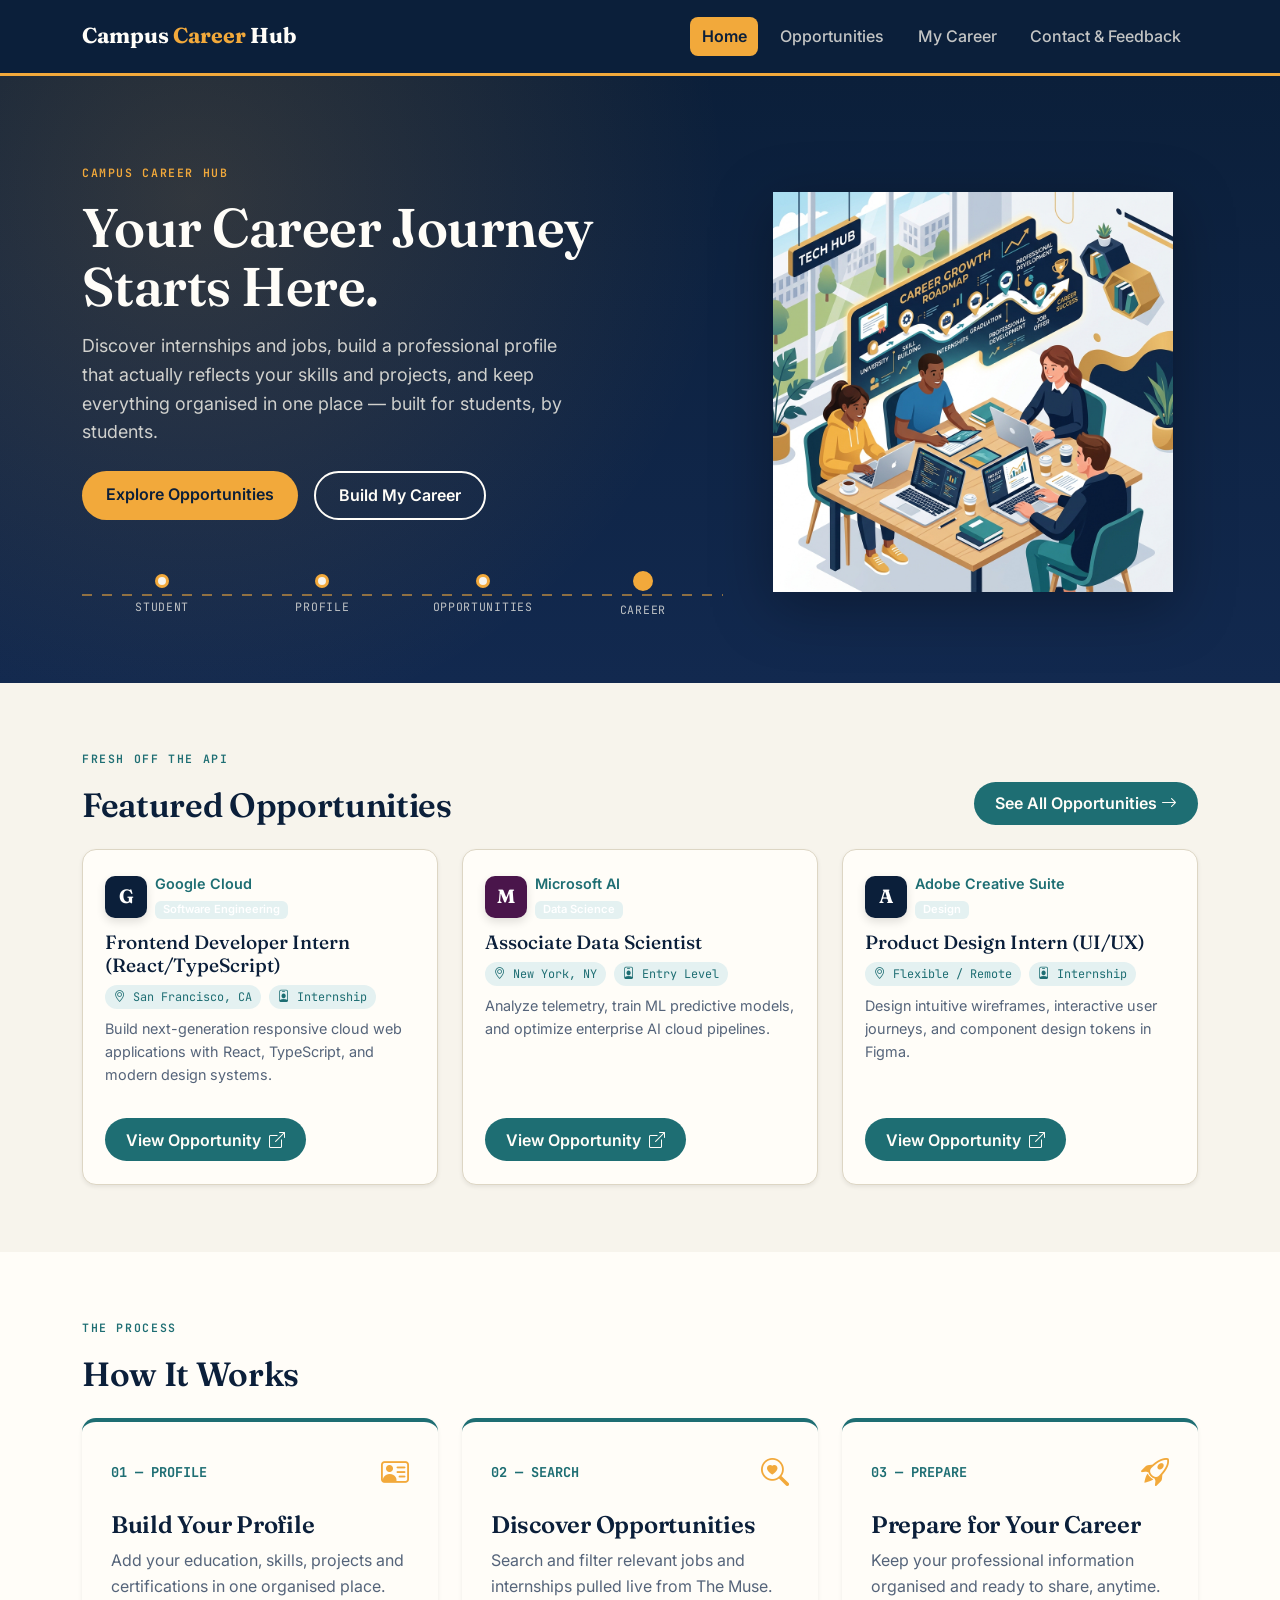
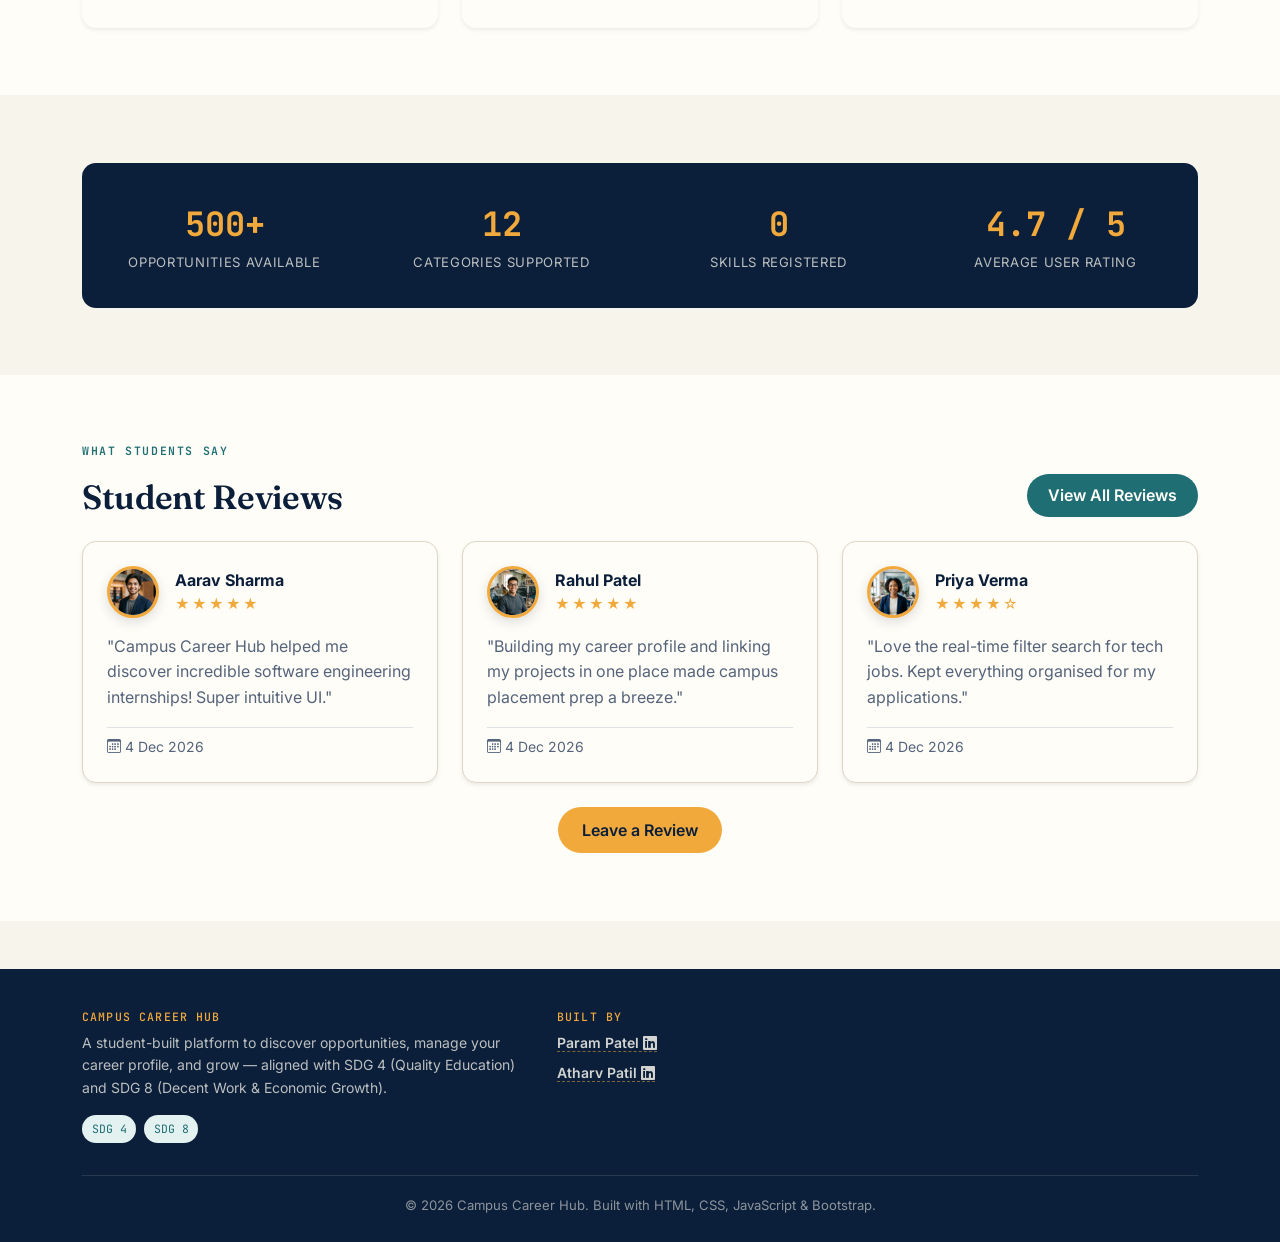
<file: campus-career-hub/index.html>
<!DOCTYPE html>
<html lang="en">

<head>
  <meta charset="UTF-8">
  <meta name="viewport" content="width=device-width, initial-scale=1.0">
  <title>Campus Career Hub — Build Your Skills. Discover Opportunities.</title>

  <!-- Bootstrap 5 -->
  <link href="https://cdn.jsdelivr.net/npm/bootstrap@5.3.3/dist/css/bootstrap.min.css" rel="stylesheet">
  <!-- Fonts -->
  <link rel="preconnect" href="https://fonts.googleapis.com">
  <link
    href="https://fonts.googleapis.com/css2?family=Fraunces:wght@500;600;700&family=Inter:wght@400;500;600;700&family=JetBrains+Mono:wght@500;700&display=swap"
    rel="stylesheet">
  <!-- Bootstrap Icons -->
  <link rel="stylesheet" href="https://cdn.jsdelivr.net/npm/bootstrap-icons@1.11.3/font/bootstrap-icons.css">
  <!-- Custom -->
  <link rel="stylesheet" href="css/style.css">
</head>

<body>

  <!-- ===================== NAVBAR ===================== -->
  <nav class="navbar navbar-expand-lg navbar-ccb sticky-top">
    <div class="container">
      <a class="navbar-brand" href="index.html">Campus <span>Career</span> Hub</a>
      <button class="navbar-toggler" type="button" data-bs-toggle="collapse" data-bs-target="#ccbNav">
        <span class="navbar-toggler-icon"></span>
      </button>
      <div class="collapse navbar-collapse" id="ccbNav">
        <ul class="navbar-nav ms-auto">
          <li class="nav-item"><a class="nav-link active" href="index.html">Home</a></li>
          <li class="nav-item"><a class="nav-link" href="opportunities.html">Opportunities</a></li>
          <li class="nav-item"><a class="nav-link" href="my-career.html">My Career</a></li>
          <li class="nav-item"><a class="nav-link" href="contact.html">Contact &amp; Feedback</a></li>
        </ul>
      </div>
    </div>
  </nav>

  <!-- ===================== HERO ===================== -->
  <header class="hero">
    <div class="container">
      <div class="row align-items-center">
        <div class="col-lg-7">
          <p class="eyebrow mb-3" style="color:#F2A93B;">Campus Career Hub</p>
          <h1 class="mb-3">Your Career Journey<br>Starts Here.</h1>
          <p class="lead-text mb-4">
            Discover internships and jobs, build a professional profile that actually reflects your
            skills and projects, and keep everything organised in one place — built for students, by students.
          </p>
          <div class="d-flex flex-wrap gap-3">
            <a href="opportunities.html" class="btn btn-ccb-primary">Explore Opportunities</a>
            <a href="my-career.html" class="btn btn-ccb-outline">Build My Career</a>
          </div>

          <!-- Signature element: literal career pathway -->
          <div class="pathway">
            <div class="pathway-stop">
              <div class="pathway-dot"></div>
              <div class="pathway-label">Student</div>
            </div>
            <div class="pathway-stop">
              <div class="pathway-dot"></div>
              <div class="pathway-label">Profile</div>
            </div>
            <div class="pathway-stop">
              <div class="pathway-dot"></div>
              <div class="pathway-label">Opportunities</div>
            </div>
            <div class="pathway-stop is-end">
              <div class="pathway-dot"></div>
              <div class="pathway-label">Career</div>
            </div>
          </div>
        </div>
        <div class="col-lg-5 d-none d-lg-block text-center">
          <img src="images/hero-illustration.png" alt="Campus Career Hub illustration"
            class="img-fluid hero-illustration-img">
        </div>
      </div>
    </div>
  </header>

  <!-- ===================== FEATURED OPPORTUNITIES ===================== -->
  <section class="section bg-cream">
    <div class="container">
      <div class="d-flex justify-content-between align-items-end mb-4 flex-wrap gap-2">
        <div>
          <p class="eyebrow">Fresh off the API</p>
          <h2 class="section-title mb-0">Featured Opportunities</h2>
        </div>
        <a href="opportunities.html" class="btn btn-teal">See All Opportunities <i class="bi bi-arrow-right"></i></a>
      </div>

      <div id="featuredOppLoading" class="spinner-ccb"></div>
      <div id="featuredOppError" class="alert alert-warning d-none" role="alert"></div>
      <div id="featuredOppGrid" class="row g-4"></div>
    </div>
  </section>

  <!-- ===================== HOW IT WORKS ===================== -->
  <section class="section bg-paper">
    <div class="container">
      <p class="eyebrow">The Process</p>
      <h2 class="section-title mb-4">How It Works</h2>
      <div class="row g-4">
        <div class="col-md-4">
          <div class="step-card shadow-sm h-100">
            <div class="d-flex align-items-center justify-content-between mb-3">
              <div class="step-number">01 — PROFILE</div>
              <i class="bi bi-person-vcard text-amber fs-3"></i>
            </div>
            <h4 class="mb-2">Build Your Profile</h4>
            <p class="text-slate mb-0">Add your education, skills, projects and certifications in one organised place.
            </p>
          </div>
        </div>
        <div class="col-md-4">
          <div class="step-card shadow-sm h-100">
            <div class="d-flex align-items-center justify-content-between mb-3">
              <div class="step-number">02 — SEARCH</div>
              <i class="bi bi-search-heart text-amber fs-3"></i>
            </div>
            <h4 class="mb-2">Discover Opportunities</h4>
            <p class="text-slate mb-0">Search and filter relevant jobs and internships pulled live from The Muse.</p>
          </div>
        </div>
        <div class="col-md-4">
          <div class="step-card shadow-sm h-100">
            <div class="d-flex align-items-center justify-content-between mb-3">
              <div class="step-number">03 — PREPARE</div>
              <i class="bi bi-rocket-takeoff text-amber fs-3"></i>
            </div>
            <h4 class="mb-2">Prepare for Your Career</h4>
            <p class="text-slate mb-0">Keep your professional information organised and ready to share, anytime.</p>
          </div>
        </div>
      </div>
    </div>
  </section>

  <!-- ===================== QUICK STATISTICS ===================== -->
  <section class="section bg-cream">
    <div class="container">
      <div class="stats-strip">
        <div class="row text-center g-4">
          <div class="col-6 col-md-3">
            <div class="stat-number" id="statOpportunities">—</div>
            <div class="stat-label">Opportunities available</div>
          </div>
          <div class="col-6 col-md-3">
            <div class="stat-number" id="statCategories">—</div>
            <div class="stat-label">Categories supported</div>
          </div>
          <div class="col-6 col-md-3">
            <div class="stat-number" id="statSkills">—</div>
            <div class="stat-label">Skills registered</div>
          </div>
          <div class="col-6 col-md-3">
            <div class="stat-number" id="statRating">—</div>
            <div class="stat-label">Average user rating</div>
          </div>
        </div>
      </div>
    </div>
  </section>

  <!-- ===================== REVIEWS ===================== -->
  <section class="section bg-paper">
    <div class="container">
      <div class="d-flex justify-content-between align-items-end mb-4 flex-wrap gap-2">
        <div>
          <p class="eyebrow">What Students Say</p>
          <h2 class="section-title mb-0">Student Reviews</h2>
        </div>
        <button class="btn btn-teal" data-bs-toggle="modal" data-bs-target="#allReviewsModal">
          View All Reviews
        </button>
      </div>
      <div id="latestReviewsGrid" class="row g-4"></div>
      <div class="text-center mt-4">
        <a href="contact.html#review" class="btn btn-ccb-primary">Leave a Review</a>
      </div>
    </div>
  </section>

  <!-- All reviews modal -->
  <div class="modal fade" id="allReviewsModal" tabindex="-1" aria-hidden="true">
    <div class="modal-dialog modal-lg modal-dialog-scrollable">
      <div class="modal-content">
        <div class="modal-header">
          <h5 class="modal-title display-font">All Student Reviews</h5>
          <button type="button" class="btn-close" data-bs-dismiss="modal" aria-label="Close"></button>
        </div>
        <div class="modal-body">
          <div id="allReviewsList" class="row g-3"></div>
        </div>
      </div>
    </div>
  </div>

  <!-- ===================== FOOTER ===================== -->
  <footer class="footer-ccb">
    <div class="container">
      <div class="row g-4">
        <div class="col-md-5">
          <h6 class="mb-2">Campus Career Hub</h6>
          <p class="mb-0 small">A student-built platform to discover opportunities, manage your career profile, and grow
            — aligned with SDG 4 (Quality Education) and SDG 8 (Decent Work &amp; Economic Growth).</p>
          <div class="d-flex gap-2 mt-3">
            <span class="badge-sdg">SDG 4</span>
            <span class="badge-sdg">SDG 8</span>
          </div>
        </div>

        <div class="col-md-4">
          <h6 class="mb-2">Built By</h6>
          <ul class="list-unstyled small mb-0">
            <li class="mb-2">
              <a class="credit-name" href="https://www.linkedin.com/in/param-patel-6a5568392/" target="_blank"
                rel="noopener noreferrer">
                Param Patel <i class="bi bi-linkedin"></i>
              </a>
            </li>
            <li class="mb-2">
              <a class="credit-name" href="https://www.linkedin.com/in/atharv-patil-276253386/" target="_blank"
                rel="noopener noreferrer">
                Atharv Patil <i class="bi bi-linkedin"></i>
              </a>
            </li>
          </ul>
        </div>
      </div>
      <div class="footer-bottom text-center">
        &copy; <span id="footerYear"></span> Campus Career Hub. Built with HTML, CSS, JavaScript &amp; Bootstrap.
      </div>
    </div>
  </footer>

  <script src="https://cdn.jsdelivr.net/npm/bootstrap@5.3.3/dist/js/bootstrap.bundle.min.js"></script>
  <script src="js/storage.js"></script>
  <script src="js/main.js"></script>
</body>

</html>
</file>
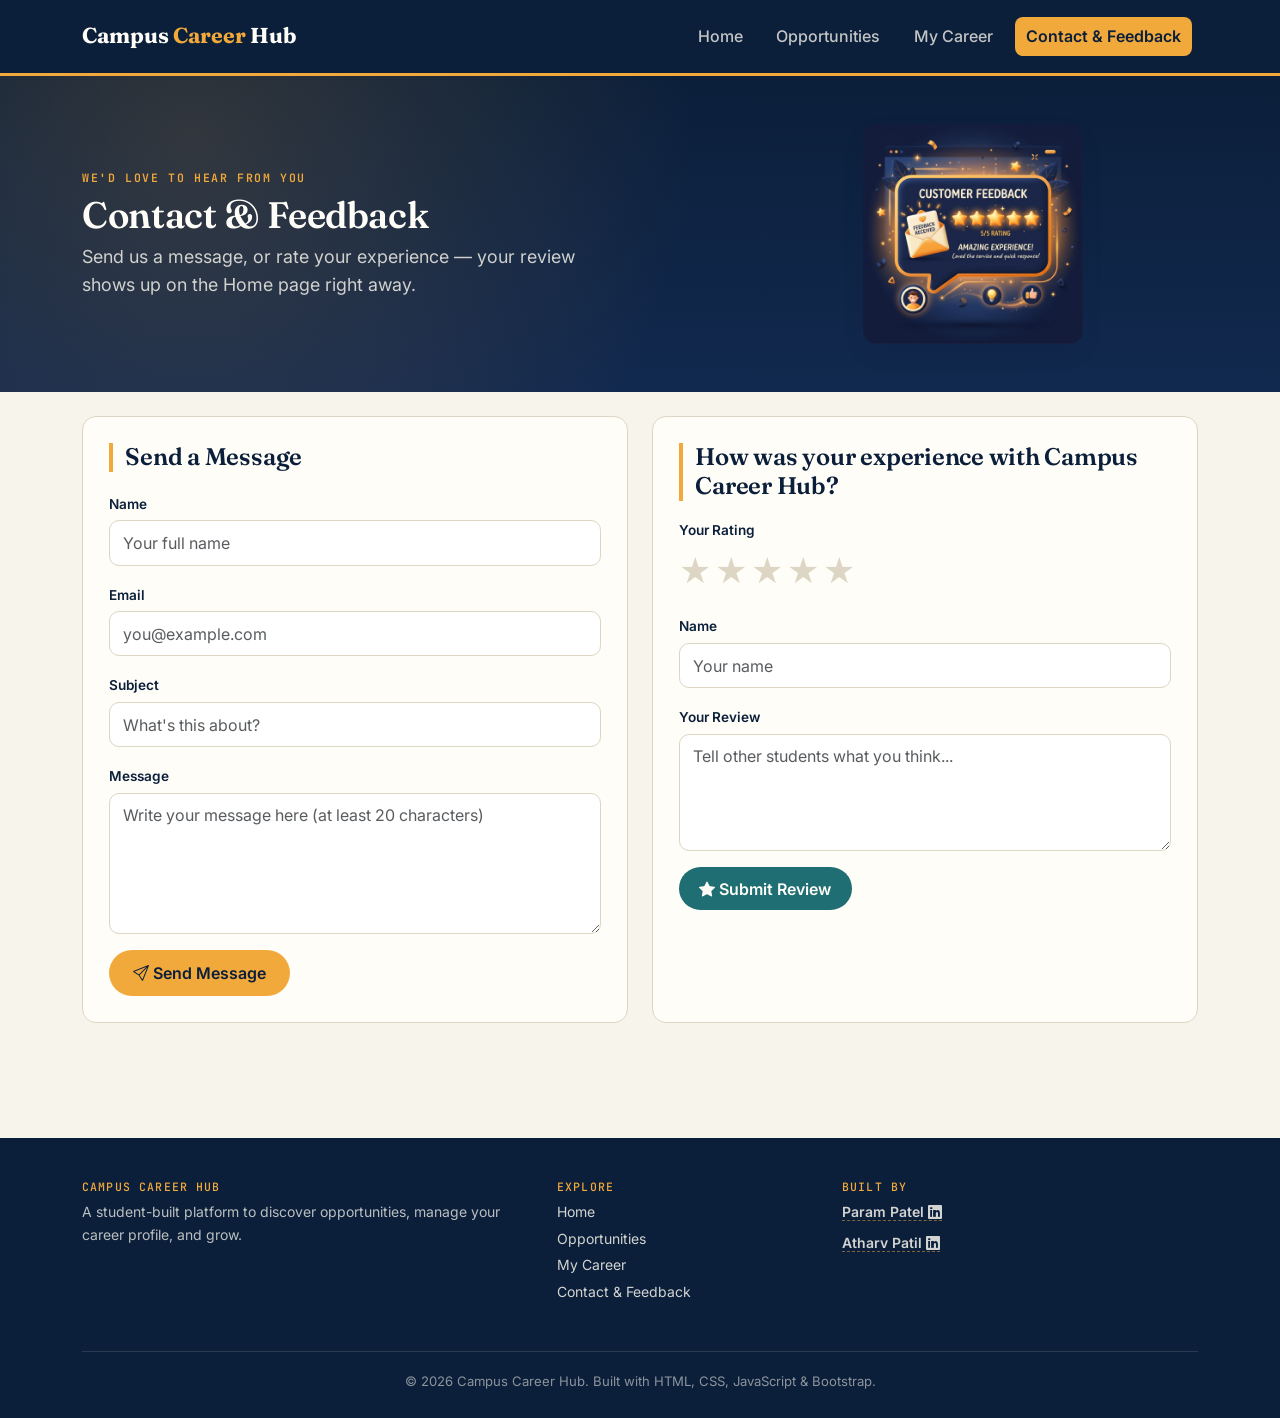
<file: campus-career-hub/contact.html>
<!DOCTYPE html>
<html lang="en">
<head>
<meta charset="UTF-8">
<meta name="viewport" content="width=device-width, initial-scale=1.0">
<title>Contact &amp; Feedback — Campus Career Hub</title>

<link href="https://cdn.jsdelivr.net/npm/bootstrap@5.3.3/dist/css/bootstrap.min.css" rel="stylesheet">
<link rel="preconnect" href="https://fonts.googleapis.com">
<link href="https://fonts.googleapis.com/css2?family=Fraunces:wght@500;600;700&family=Inter:wght@400;500;600;700&family=JetBrains+Mono:wght@500;700&display=swap" rel="stylesheet">
<link rel="stylesheet" href="https://cdn.jsdelivr.net/npm/bootstrap-icons@1.11.3/font/bootstrap-icons.css">
<link rel="stylesheet" href="css/style.css">
</head>
<body>

<!-- ===================== NAVBAR ===================== -->
<nav class="navbar navbar-expand-lg navbar-ccb sticky-top">
  <div class="container">
    <a class="navbar-brand" href="index.html">Campus <span>Career</span> Hub</a>
    <button class="navbar-toggler" type="button" data-bs-toggle="collapse" data-bs-target="#ccbNav">
      <span class="navbar-toggler-icon"></span>
    </button>
    <div class="collapse navbar-collapse" id="ccbNav">
      <ul class="navbar-nav ms-auto">
        <li class="nav-item"><a class="nav-link" href="index.html">Home</a></li>
        <li class="nav-item"><a class="nav-link" href="opportunities.html">Opportunities</a></li>
        <li class="nav-item"><a class="nav-link" href="my-career.html">My Career</a></li>
        <li class="nav-item"><a class="nav-link active" href="contact.html">Contact &amp; Feedback</a></li>
      </ul>
    </div>
  </div>
</nav>

<!-- ===================== PAGE HEADER ===================== -->
<header class="hero py-5">
  <div class="container">
    <div class="row align-items-center">
      <div class="col-lg-7">
        <p class="eyebrow mb-2" style="color:#F2A93B;">We'd Love To Hear From You</p>
        <h1 class="mb-2" style="font-size:2.3rem;">Contact &amp; Feedback</h1>
        <p class="lead-text mb-0">Send us a message, or rate your experience — your review shows up on the Home page right away.</p>
      </div>
      <div class="col-lg-5 d-none d-lg-block text-center">
        <img src="images/contact-hero.png" alt="Contact & Feedback illustration" class="img-fluid hero-banner-img">
      </div>
    </div>
  </div>
</header>

<section class="section bg-cream pt-4">
  <div class="container">
    <div class="row g-4">

      <!-- ===================== CONTACT FORM ===================== -->
      <div class="col-lg-6">
        <div class="card-ccb form-ccb h-100">
          <h4 class="form-section-title">Send a Message</h4>
          <form id="contactForm" novalidate>
            <div class="mb-3">
              <label for="cName">Name</label>
              <input type="text" class="form-control" id="cName" placeholder="Your full name">
              <div class="invalid-feedback">Please enter your name.</div>
            </div>
            <div class="mb-3">
              <label for="cEmail">Email</label>
              <input type="email" class="form-control" id="cEmail" placeholder="you@example.com">
              <div class="invalid-feedback">Please enter a valid email address.</div>
            </div>
            <div class="mb-3">
              <label for="cSubject">Subject</label>
              <input type="text" class="form-control" id="cSubject" placeholder="What's this about?">
              <div class="invalid-feedback">Please enter a subject.</div>
            </div>
            <div class="mb-3">
              <label for="cMessage">Message</label>
              <textarea class="form-control" id="cMessage" rows="5" placeholder="Write your message here (at least 20 characters)"></textarea>
              <div class="invalid-feedback">Message must be at least 20 characters long.</div>
            </div>
            <button type="submit" class="btn btn-ccb-primary">
              <i class="bi bi-send"></i> Send Message
            </button>
            <div id="contactSuccess" class="alert alert-success mt-3 d-none">
              <i class="bi bi-check-circle-fill"></i> Thanks! Your message has been sent.
            </div>
          </form>
        </div>
      </div>

      <!-- ===================== RATING & REVIEW ===================== -->
      <div class="col-lg-6" id="review">
        <div class="card-ccb form-ccb h-100">
          <h4 class="form-section-title">How was your experience with Campus Career Hub?</h4>
          <form id="reviewForm" novalidate>
            <div class="mb-3">
              <label class="d-block">Your Rating</label>
              <div class="star-rating" id="starRating" role="radiogroup" aria-label="Star rating">
                <span class="star" data-value="1" role="radio" aria-checked="false" tabindex="0">&#9733;</span>
                <span class="star" data-value="2" role="radio" aria-checked="false" tabindex="0">&#9733;</span>
                <span class="star" data-value="3" role="radio" aria-checked="false" tabindex="0">&#9733;</span>
                <span class="star" data-value="4" role="radio" aria-checked="false" tabindex="0">&#9733;</span>
                <span class="star" data-value="5" role="radio" aria-checked="false" tabindex="0">&#9733;</span>
              </div>
              <input type="hidden" id="ratingValue" value="0">
              <div class="invalid-feedback" id="ratingFeedback">Please select a star rating.</div>
            </div>
            <div class="mb-3">
              <label for="rName">Name</label>
              <input type="text" class="form-control" id="rName" placeholder="Your name">
              <div class="invalid-feedback">Please enter your name.</div>
            </div>
            <div class="mb-3">
              <label for="rText">Your Review</label>
              <textarea class="form-control" id="rText" rows="4" placeholder="Tell other students what you think..."></textarea>
              <div class="invalid-feedback">Please write a short review (at least 10 characters).</div>
            </div>
            <button type="submit" class="btn btn-teal">
              <i class="bi bi-star-fill"></i> Submit Review
            </button>
            <div id="reviewSuccess" class="alert alert-success mt-3 d-none">
              <i class="bi bi-check-circle-fill"></i> Thanks for the review! It now appears on the Home page.
            </div>
          </form>
        </div>
      </div>

    </div>
  </div>
</section>

<!-- ===================== FOOTER ===================== -->
<footer class="footer-ccb">
  <div class="container">
    <div class="row g-4">
      <div class="col-md-5">
        <h6 class="mb-2">Campus Career Hub</h6>
        <p class="mb-0 small">A student-built platform to discover opportunities, manage your career profile, and grow.</p>
      </div>
      <div class="col-md-3">
        <h6 class="mb-2">Explore</h6>
        <ul class="list-unstyled small">
          <li class="mb-1"><a href="index.html">Home</a></li>
          <li class="mb-1"><a href="opportunities.html">Opportunities</a></li>
          <li class="mb-1"><a href="my-career.html">My Career</a></li>
          <li class="mb-1"><a href="contact.html">Contact &amp; Feedback</a></li>
        </ul>
      </div>
      <div class="col-md-4">
        <h6 class="mb-2">Built By</h6>
        <ul class="list-unstyled small mb-0">
          <li class="mb-2">
            <a class="credit-name" href="https://www.linkedin.com/in/param-patel-6a5568392/" target="_blank" rel="noopener noreferrer">
              Param Patel <i class="bi bi-linkedin"></i>
            </a>
          </li>
          <li class="mb-2">
            <a class="credit-name" href="https://www.linkedin.com/in/atharv-patil-276253386/" target="_blank" rel="noopener noreferrer">
              Atharv Patil <i class="bi bi-linkedin"></i>
            </a>
          </li>
        </ul>
      </div>
    </div>
    <div class="footer-bottom text-center">
      &copy; <span id="footerYear"></span> Campus Career Hub. Built with HTML, CSS, JavaScript &amp; Bootstrap.
    </div>
  </div>
</footer>

<script src="https://cdn.jsdelivr.net/npm/bootstrap@5.3.3/dist/js/bootstrap.bundle.min.js"></script>
<script src="js/storage.js"></script>
<script src="js/contact.js"></script>
</body>
</html>
</file>
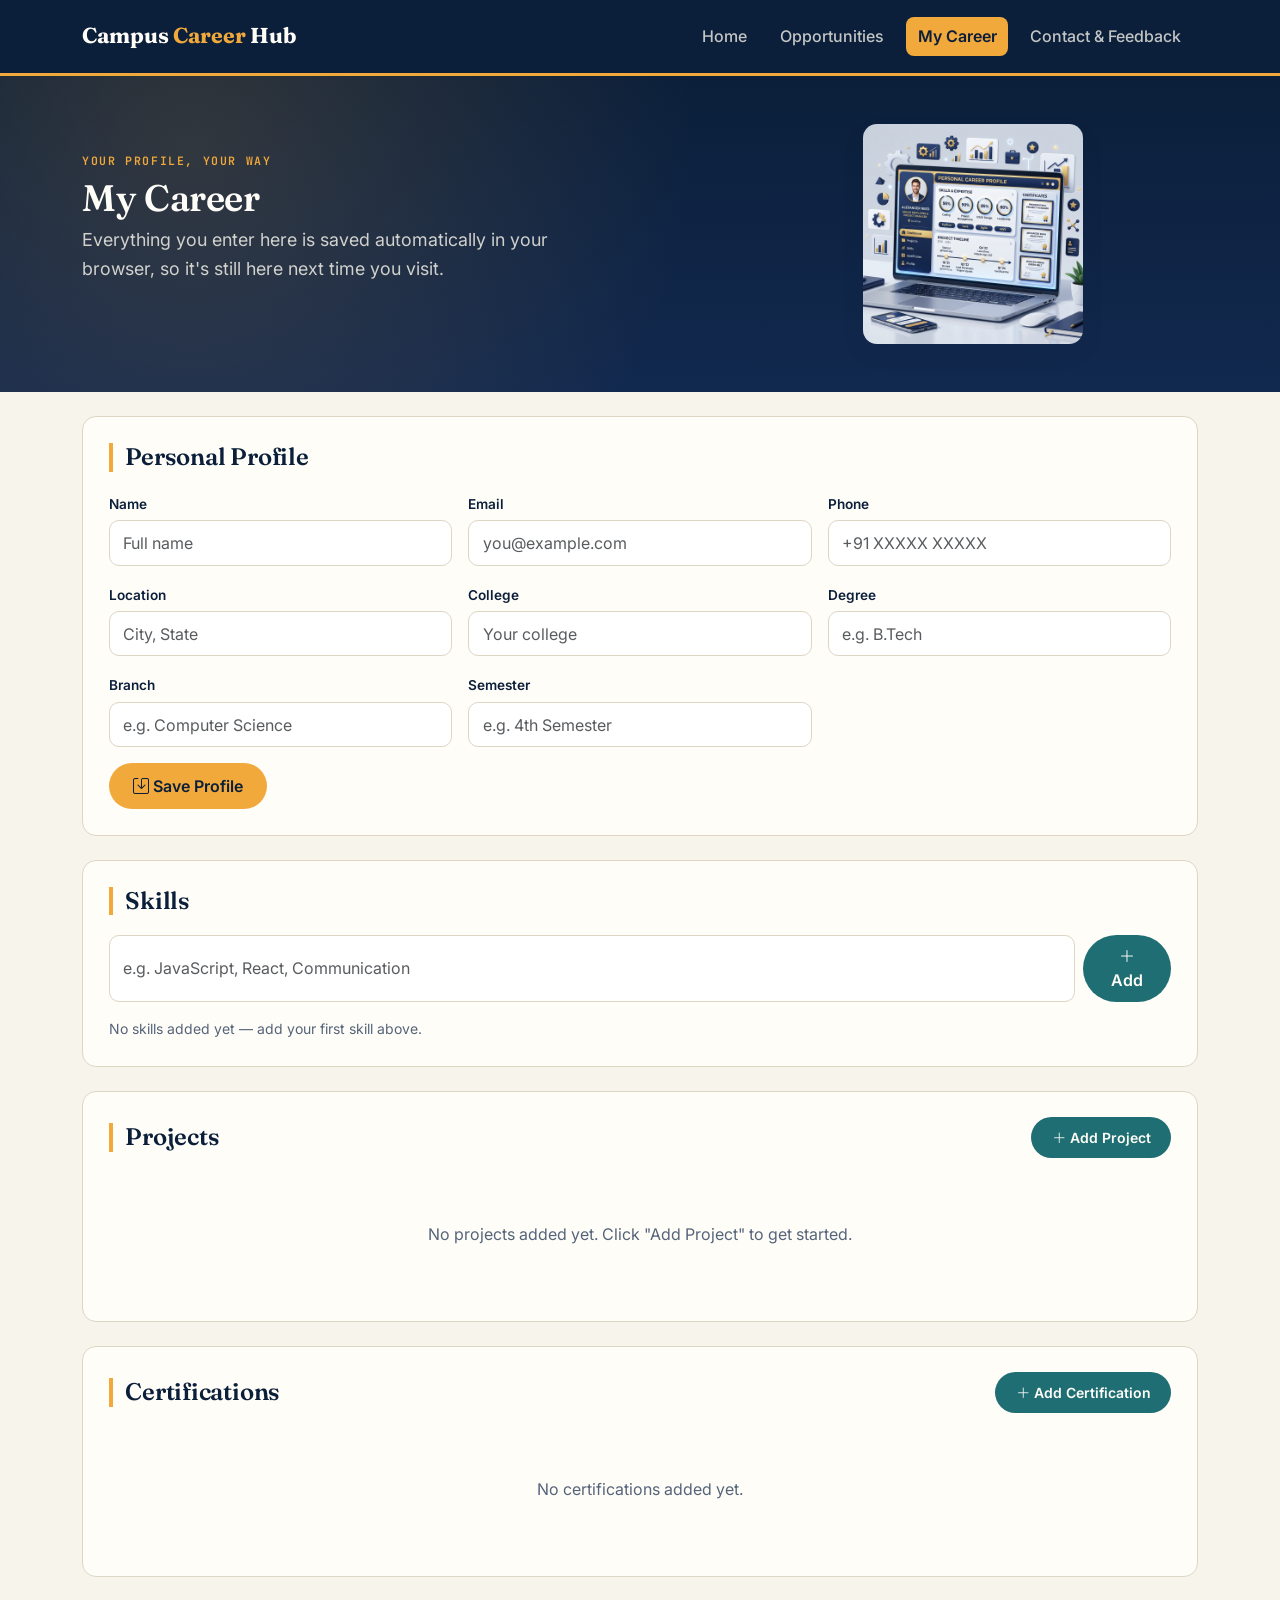
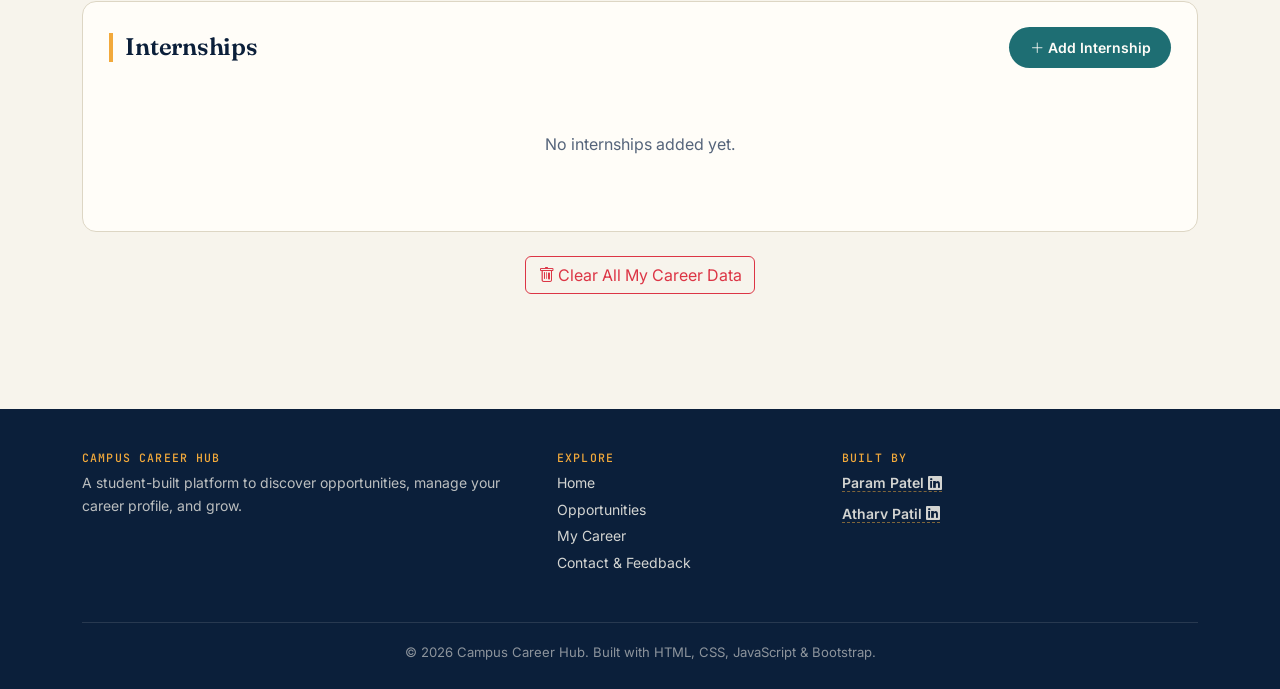
<file: campus-career-hub/my-career.html>
<!DOCTYPE html>
<html lang="en">
<head>
<meta charset="UTF-8">
<meta name="viewport" content="width=device-width, initial-scale=1.0">
<title>My Career — Campus Career Hub</title>

<link href="https://cdn.jsdelivr.net/npm/bootstrap@5.3.3/dist/css/bootstrap.min.css" rel="stylesheet">
<link rel="preconnect" href="https://fonts.googleapis.com">
<link href="https://fonts.googleapis.com/css2?family=Fraunces:wght@500;600;700&family=Inter:wght@400;500;600;700&family=JetBrains+Mono:wght@500;700&display=swap" rel="stylesheet">
<link rel="stylesheet" href="https://cdn.jsdelivr.net/npm/bootstrap-icons@1.11.3/font/bootstrap-icons.css">
<link rel="stylesheet" href="css/style.css">
</head>
<body>

<!-- ===================== NAVBAR ===================== -->
<nav class="navbar navbar-expand-lg navbar-ccb sticky-top">
  <div class="container">
    <a class="navbar-brand" href="index.html">Campus <span>Career</span> Hub</a>
    <button class="navbar-toggler" type="button" data-bs-toggle="collapse" data-bs-target="#ccbNav">
      <span class="navbar-toggler-icon"></span>
    </button>
    <div class="collapse navbar-collapse" id="ccbNav">
      <ul class="navbar-nav ms-auto">
        <li class="nav-item"><a class="nav-link" href="index.html">Home</a></li>
        <li class="nav-item"><a class="nav-link" href="opportunities.html">Opportunities</a></li>
        <li class="nav-item"><a class="nav-link active" href="my-career.html">My Career</a></li>
        <li class="nav-item"><a class="nav-link" href="contact.html">Contact &amp; Feedback</a></li>
      </ul>
    </div>
  </div>
</nav>

<!-- ===================== PAGE HEADER ===================== -->
<header class="hero py-5">
  <div class="container">
    <div class="row align-items-center">
      <div class="col-lg-7">
        <p class="eyebrow mb-2" style="color:#F2A93B;">Your Profile, Your Way</p>
        <h1 class="mb-2" style="font-size:2.3rem;">My Career</h1>
        <p class="lead-text mb-2">Everything you enter here is saved automatically in your browser, so it's still here next time you visit.</p>
        <span class="save-pill" id="savePill"><i class="bi bi-check-circle-fill"></i> Saved</span>
      </div>
      <div class="col-lg-5 d-none d-lg-block text-center">
        <img src="images/my-career-hero.png" alt="My Career illustration" class="img-fluid hero-banner-img">
      </div>
    </div>
  </div>
</header>

<section class="section bg-cream pt-4">
  <div class="container">
    <div class="row g-4">

      <!-- ===================== PERSONAL PROFILE ===================== -->
      <div class="col-12">
        <div class="card-ccb form-ccb">
          <h4 class="form-section-title">Personal Profile</h4>
          <form id="profileForm">
            <div class="row g-3">
              <div class="col-md-4">
                <label for="pName">Name</label>
                <input type="text" class="form-control" id="pName" placeholder="Full name">
              </div>
              <div class="col-md-4">
                <label for="pEmail">Email</label>
                <input type="email" class="form-control" id="pEmail" placeholder="you@example.com">
              </div>
              <div class="col-md-4">
                <label for="pPhone">Phone</label>
                <input type="tel" class="form-control" id="pPhone" placeholder="+91 XXXXX XXXXX">
              </div>
              <div class="col-md-4">
                <label for="pLocation">Location</label>
                <input type="text" class="form-control" id="pLocation" placeholder="City, State">
              </div>
              <div class="col-md-4">
                <label for="pCollege">College</label>
                <input type="text" class="form-control" id="pCollege" placeholder="Your college">
              </div>
              <div class="col-md-4">
                <label for="pDegree">Degree</label>
                <input type="text" class="form-control" id="pDegree" placeholder="e.g. B.Tech">
              </div>
              <div class="col-md-4">
                <label for="pBranch">Branch</label>
                <input type="text" class="form-control" id="pBranch" placeholder="e.g. Computer Science">
              </div>
              <div class="col-md-4">
                <label for="pSemester">Semester</label>
                <input type="text" class="form-control" id="pSemester" placeholder="e.g. 4th Semester">
              </div>
            </div>
            <button type="submit" class="btn btn-ccb-primary mt-3">
              <i class="bi bi-save"></i> Save Profile
            </button>
          </form>
        </div>
      </div>

      <!-- ===================== SKILLS ===================== -->
      <div class="col-12">
        <div class="card-ccb form-ccb">
          <h4 class="form-section-title">Skills</h4>
          <form id="skillForm" class="d-flex gap-2 mb-3">
            <input type="text" class="form-control" id="skillInput" placeholder="e.g. JavaScript, React, Communication">
            <button type="submit" class="btn btn-teal"><i class="bi bi-plus-lg"></i> Add</button>
          </form>
          <div id="skillsList" class="d-flex flex-wrap gap-2"></div>
        </div>
      </div>

      <!-- ===================== PROJECTS ===================== -->
      <div class="col-12">
        <div class="card-ccb form-ccb">
          <div class="d-flex justify-content-between align-items-center flex-wrap gap-2">
            <h4 class="form-section-title mb-0">Projects</h4>
            <button type="button" class="btn btn-teal btn-sm" id="addProjectBtn"><i class="bi bi-plus-lg"></i> Add Project</button>
          </div>
          <div id="projectsList" class="mt-3"></div>
          <div class="empty-state d-none" id="projectsEmpty">No projects added yet. Click "Add Project" to get started.</div>
        </div>
      </div>

      <!-- ===================== CERTIFICATIONS ===================== -->
      <div class="col-12">
        <div class="card-ccb form-ccb">
          <div class="d-flex justify-content-between align-items-center flex-wrap gap-2">
            <h4 class="form-section-title mb-0">Certifications</h4>
            <button type="button" class="btn btn-teal btn-sm" id="addCertBtn"><i class="bi bi-plus-lg"></i> Add Certification</button>
          </div>
          <div id="certsList" class="mt-3"></div>
          <div class="empty-state d-none" id="certsEmpty">No certifications added yet.</div>
        </div>
      </div>

      <!-- ===================== INTERNSHIPS ===================== -->
      <div class="col-12">
        <div class="card-ccb form-ccb">
          <div class="d-flex justify-content-between align-items-center flex-wrap gap-2">
            <h4 class="form-section-title mb-0">Internships</h4>
            <button type="button" class="btn btn-teal btn-sm" id="addInternBtn"><i class="bi bi-plus-lg"></i> Add Internship</button>
          </div>
          <div id="internsList" class="mt-3"></div>
          <div class="empty-state d-none" id="internsEmpty">No internships added yet.</div>
        </div>
      </div>

      <div class="col-12 text-center">
        <button type="button" class="btn btn-outline-danger" id="resetAllBtn">
          <i class="bi bi-trash"></i> Clear All My Career Data
        </button>
      </div>

    </div>
  </div>
</section>

<!-- ===================== FOOTER ===================== -->
<footer class="footer-ccb">
  <div class="container">
    <div class="row g-4">
      <div class="col-md-5">
        <h6 class="mb-2">Campus Career Hub</h6>
        <p class="mb-0 small">A student-built platform to discover opportunities, manage your career profile, and grow.</p>
      </div>
      <div class="col-md-3">
        <h6 class="mb-2">Explore</h6>
        <ul class="list-unstyled small">
          <li class="mb-1"><a href="index.html">Home</a></li>
          <li class="mb-1"><a href="opportunities.html">Opportunities</a></li>
          <li class="mb-1"><a href="my-career.html">My Career</a></li>
          <li class="mb-1"><a href="contact.html">Contact &amp; Feedback</a></li>
        </ul>
      </div>
      <div class="col-md-4">
        <h6 class="mb-2">Built By</h6>
        <ul class="list-unstyled small mb-0">
          <li class="mb-2">
            <a class="credit-name" href="https://www.linkedin.com/in/param-patel-6a5568392/" target="_blank" rel="noopener noreferrer">
              Param Patel <i class="bi bi-linkedin"></i>
            </a>
          </li>
          <li class="mb-2">
            <a class="credit-name" href="https://www.linkedin.com/in/atharv-patil-276253386/" target="_blank" rel="noopener noreferrer">
              Atharv Patil <i class="bi bi-linkedin"></i>
            </a>
          </li>
        </ul>
      </div>
    </div>
    <div class="footer-bottom text-center">
      &copy; <span id="footerYear"></span> Campus Career Hub. Built with HTML, CSS, JavaScript &amp; Bootstrap.
    </div>
  </div>
</footer>

<script src="https://cdn.jsdelivr.net/npm/bootstrap@5.3.3/dist/js/bootstrap.bundle.min.js"></script>
<script src="js/storage.js"></script>
<script src="js/career.js"></script>
</body>
</html>
</file>
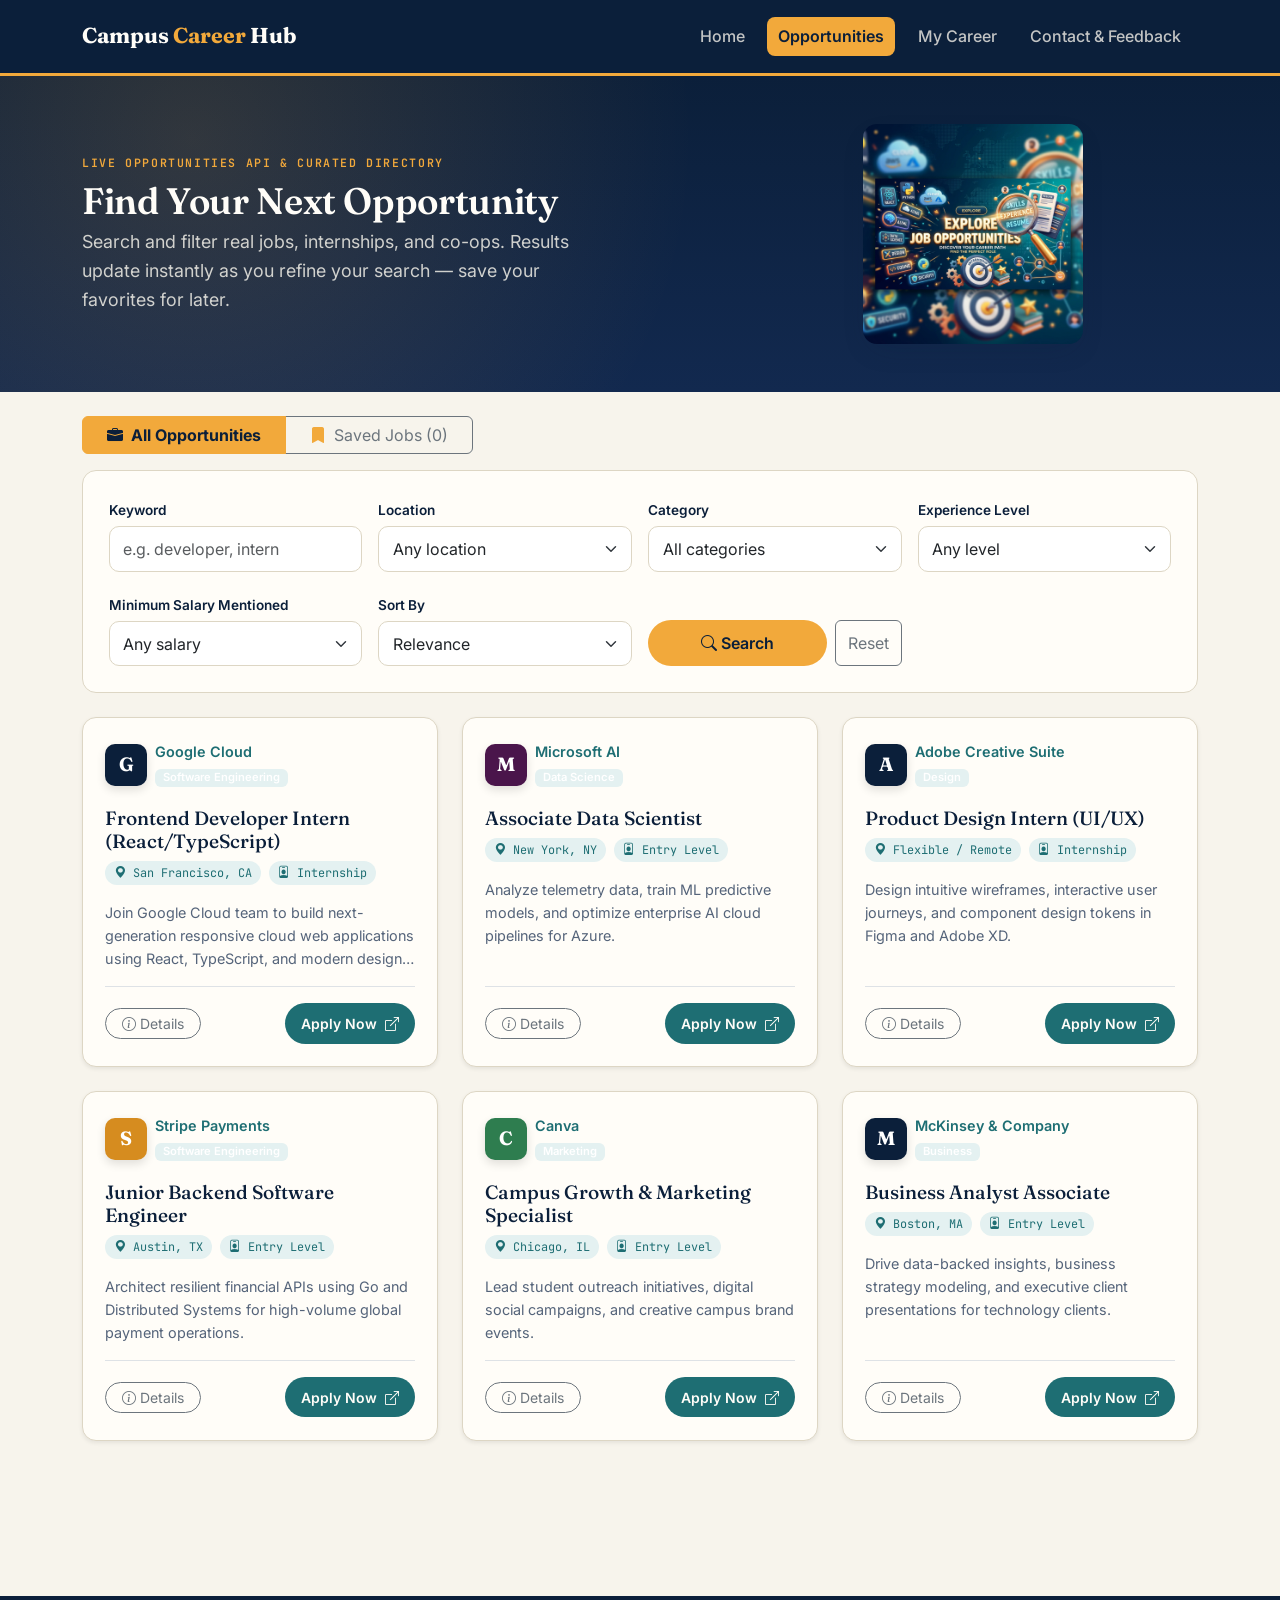
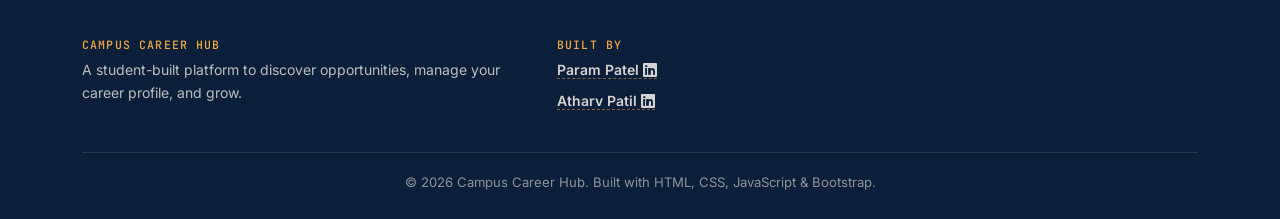
<file: campus-career-hub/opportunities.html>
<!DOCTYPE html>
<html lang="en">

<head>
  <meta charset="UTF-8">
  <meta name="viewport" content="width=device-width, initial-scale=1.0">
  <title>Opportunities — Campus Career Hub</title>

  <link href="https://cdn.jsdelivr.net/npm/bootstrap@5.3.3/dist/css/bootstrap.min.css" rel="stylesheet">
  <link rel="preconnect" href="https://fonts.googleapis.com">
  <link
    href="https://fonts.googleapis.com/css2?family=Fraunces:wght@500;600;700&family=Inter:wght@400;500;600;700&family=JetBrains+Mono:wght@500;700&display=swap"
    rel="stylesheet">
  <link rel="stylesheet" href="https://cdn.jsdelivr.net/npm/bootstrap-icons@1.11.3/font/bootstrap-icons.css">
  <link rel="stylesheet" href="css/style.css">
</head>

<body>

  <!-- ===================== NAVBAR ===================== -->
  <nav class="navbar navbar-expand-lg navbar-ccb sticky-top">
    <div class="container">
      <a class="navbar-brand" href="index.html">Campus <span>Career</span> Hub</a>
      <button class="navbar-toggler" type="button" data-bs-toggle="collapse" data-bs-target="#ccbNav">
        <span class="navbar-toggler-icon"></span>
      </button>
      <div class="collapse navbar-collapse" id="ccbNav">
        <ul class="navbar-nav ms-auto">
          <li class="nav-item"><a class="nav-link" href="index.html">Home</a></li>
          <li class="nav-item"><a class="nav-link active" href="opportunities.html">Opportunities</a></li>
          <li class="nav-item"><a class="nav-link" href="my-career.html">My Career</a></li>
          <li class="nav-item"><a class="nav-link" href="contact.html">Contact &amp; Feedback</a></li>
        </ul>
      </div>
    </div>
  </nav>

  <!-- ===================== PAGE HEADER ===================== -->
  <header class="hero py-5">
    <div class="container">
      <div class="row align-items-center">
        <div class="col-lg-7">
          <p class="eyebrow mb-2" style="color:#F2A93B;">Live Opportunities API &amp; Curated Directory</p>
          <h1 class="mb-2" style="font-size:2.3rem;">Find Your Next Opportunity</h1>
          <p class="lead-text mb-0">Search and filter real jobs, internships, and co-ops. Results update instantly as
            you refine your search — save your favorites for later.</p>
        </div>
        <div class="col-lg-5 d-none d-lg-block text-center">
          <img src="images/opportunities-hero.png" alt="Opportunities banner" class="img-fluid hero-banner-img">
        </div>
      </div>
    </div>
  </header>

  <!-- ===================== SEARCH & FILTERS ===================== -->
  <section class="section bg-cream pt-4">
    <div class="container">

      <!-- Tab Controls: All vs Saved -->
      <div class="d-flex justify-content-between align-items-center mb-3 flex-wrap gap-2">
        <div class="btn-group" role="group" aria-label="Opportunity view filter">
          <button type="button" class="btn btn-outline-secondary active btn-amber-active px-4" data-opp-tab="all">
            <i class="bi bi-briefcase-fill me-1"></i> All Opportunities
          </button>
          <button type="button" class="btn btn-outline-secondary px-4" data-opp-tab="saved">
            <i class="bi bi-bookmark-fill me-1 text-amber"></i> Saved Jobs (<span id="savedJobsCount">0</span>)
          </button>
        </div>
      </div>

      <form id="oppFilterForm" class="form-ccb card-ccb mb-4">
        <div class="row g-3 align-items-end">
          <div class="col-md-3">
            <label for="fKeyword">Keyword</label>
            <input type="text" class="form-control" id="fKeyword" placeholder="e.g. developer, intern">
          </div>
          <div class="col-md-3">
            <label for="fLocation">Location</label>
            <select class="form-select" id="fLocation">
              <option value="">Any location</option>
              <option value="New York, NY">New York, NY</option>
              <option value="San Francisco, CA">San Francisco, CA</option>
              <option value="Chicago, IL">Chicago, IL</option>
              <option value="Austin, TX">Austin, TX</option>
              <option value="Boston, MA">Boston, MA</option>
              <option value="Remote">Flexible / Remote</option>
            </select>
          </div>
          <div class="col-md-3">
            <label for="fCategory">Category</label>
            <select class="form-select" id="fCategory">
              <option value="">All categories</option>
            </select>
          </div>
          <div class="col-md-3">
            <label for="fLevel">Experience Level</label>
            <select class="form-select" id="fLevel">
              <option value="">Any level</option>
              <option value="Internship">Internship</option>
              <option value="Entry Level">Entry Level</option>
              <option value="Mid Level">Mid Level</option>
              <option value="Senior Level">Senior Level</option>
              <option value="Management">Management</option>
            </select>
          </div>
        </div>
        <div class="row g-3 align-items-end mt-1">
          <div class="col-md-3">
            <label for="fSalary">Minimum Salary Mentioned</label>
            <select class="form-select" id="fSalary">
              <option value="0">Any salary</option>
              <option value="40000">$40,000+</option>
              <option value="60000">$60,000+</option>
              <option value="80000">$80,000+</option>
              <option value="100000">$100,000+</option>
            </select>
          </div>
          <div class="col-md-3">
            <label for="fSort">Sort By</label>
            <select class="form-select" id="fSort">
              <option value="relevance">Relevance</option>
              <option value="newest">Newest First</option>
              <option value="az">Title A–Z</option>
            </select>
          </div>
          <div class="col-md-3 d-flex gap-2">
            <button type="submit" class="btn btn-ccb-primary flex-fill">
              <i class="bi bi-search"></i> Search
            </button>
            <button type="button" id="fReset" class="btn btn-outline-secondary">Reset</button>
          </div>
          <div class="col-md-3 text-md-end">
            <span class="text-slate small" id="resultsCount"></span>
          </div>
        </div>
      </form>

      <!-- Results -->
      <div id="oppLoading" class="spinner-ccb"></div>
      <div id="oppError" class="alert alert-warning d-none"></div>
      <div id="oppEmpty" class="empty-state d-none">
        <i class="bi bi-search" style="font-size:2rem;"></i>
        <p class="mt-2 mb-0">No opportunities matched your search. Try adjusting your filters.</p>
      </div>
      <div id="oppGrid" class="row g-4"></div>

      <!-- Pagination -->
      <nav class="mt-4" aria-label="Opportunities pagination">
        <ul class="pagination justify-content-center" id="oppPagination"></ul>
      </nav>
    </div>
  </section>

  <!-- ===================== FOOTER ===================== -->
  <footer class="footer-ccb">
    <div class="container">
      <div class="row g-4">
        <div class="col-md-5">
          <h6 class="mb-2">Campus Career Hub</h6>
          <p class="mb-0 small">A student-built platform to discover opportunities, manage your career profile, and
            grow.</p>
        </div>

        <div class="col-md-4">
          <h6 class="mb-2">Built By</h6>
          <ul class="list-unstyled small mb-0">
            <li class="mb-2">
              <a class="credit-name" href="https://www.linkedin.com/in/param-patel-6a5568392/" target="_blank"
                rel="noopener noreferrer">
                Param Patel <i class="bi bi-linkedin"></i>
              </a>
            </li>
            <li class="mb-2">
              <a class="credit-name" href="https://www.linkedin.com/in/atharv-patil-276253386/" target="_blank"
                rel="noopener noreferrer">
                Atharv Patil <i class="bi bi-linkedin"></i>
              </a>
            </li>
          </ul>
        </div>
      </div>
      <div class="footer-bottom text-center">
        &copy; <span id="footerYear"></span> Campus Career Hub. Built with HTML, CSS, JavaScript &amp; Bootstrap.
      </div>
    </div>
  </footer>

  <script src="https://cdn.jsdelivr.net/npm/bootstrap@5.3.3/dist/js/bootstrap.bundle.min.js"></script>
  <script src="js/opportunities.js"></script>
</body>

</html>
</file>
<file: campus-career-hub/css/style.css>
/* ===========================================================
   Campus Career Hub — Design Tokens
   =========================================================== */
:root{
  --navy:        #0B1F3A;
  --navy-soft:   #12294F;
  --cream:       #F7F4EC;
  --paper:       #FFFDF8;
  --amber:       #F2A93B;
  --amber-dark:  #D68C1F;
  --teal:        #1E6E73;
  --teal-soft:   #E4F1F1;
  --slate:       #55647A;
  --line:        #DDD6C4;
  --ok:          #2E7D4F;
  --error:       #C4432B;

  --font-display: 'Fraunces', serif;
  --font-body:    'Inter', sans-serif;
  --font-mono:    'JetBrains Mono', monospace;

  --radius: 14px;
  --shadow-soft: 0 10px 30px -12px rgba(11,31,58,0.25);
}

*{ box-sizing: border-box; }

html{ scroll-behavior: smooth; }

body{
  font-family: var(--font-body);
  color: var(--navy);
  background: var(--cream);
  line-height: 1.6;
}

h1,h2,h3,h4,.display-font{
  font-family: var(--font-display);
  font-weight: 600;
  letter-spacing: -0.01em;
}

a{ color: var(--teal); text-decoration: none; }
a:hover{ color: var(--amber-dark); }

.eyebrow{
  font-family: var(--font-mono);
  text-transform: uppercase;
  letter-spacing: 0.14em;
  font-size: 0.72rem;
  color: var(--teal);
  font-weight: 600;
}

.text-slate{ color: var(--slate); }

/* focus visibility */
a:focus-visible, button:focus-visible, input:focus-visible,
select:focus-visible, textarea:focus-visible{
  outline: 3px solid var(--amber);
  outline-offset: 2px;
}

/* ===========================================================
   Navbar
   =========================================================== */
.navbar-ccb{
  background: var(--navy);
  padding: 0.9rem 0;
  border-bottom: 3px solid var(--amber);
}
.navbar-ccb .navbar-brand{
  font-family: var(--font-display);
  font-weight: 700;
  font-size: 1.35rem;
  color: var(--paper);
}
.navbar-ccb .navbar-brand span{ color: var(--amber); }
.navbar-ccb .nav-link{
  color: rgba(247,244,236,0.78);
  font-weight: 500;
  margin: 0 0.35rem;
  padding: 0.4rem 0.7rem !important;
  border-radius: 8px;
  transition: all .15s ease;
}
.navbar-ccb .nav-link:hover{
  color: var(--paper);
  background: rgba(242,169,59,0.14);
}
.navbar-ccb .nav-link.active{
  color: var(--navy);
  background: var(--amber);
  font-weight: 600;
}
.navbar-ccb .navbar-toggler{
  border-color: rgba(247,244,236,0.4);
}

/* ===========================================================
   Buttons
   =========================================================== */
.btn-ccb-primary{
  background: var(--amber);
  border: none;
  color: var(--navy);
  font-weight: 600;
  padding: 0.7rem 1.5rem;
  border-radius: 999px;
  transition: transform .15s ease, box-shadow .15s ease;
}
.btn-ccb-primary:hover{
  background: var(--amber-dark);
  color: var(--navy);
  transform: translateY(-2px);
  box-shadow: var(--shadow-soft);
}
.btn-ccb-outline{
  background: transparent;
  border: 2px solid var(--paper);
  color: var(--paper);
  font-weight: 600;
  padding: 0.65rem 1.45rem;
  border-radius: 999px;
  transition: all .15s ease;
}
.btn-ccb-outline:hover{
  background: var(--paper);
  color: var(--navy);
}
.btn-teal{
  background: var(--teal);
  color: var(--paper);
  border: none;
  font-weight: 600;
  border-radius: 999px;
  padding: 0.6rem 1.3rem;
}
.btn-teal:hover{ background: #16545a; color: var(--paper); }

/* ===========================================================
   Hero + Career Pathway signature
   =========================================================== */
.hero{
  background: radial-gradient(circle at 15% 20%, rgba(242,169,59,0.16), transparent 45%),
              linear-gradient(180deg, var(--navy) 0%, var(--navy-soft) 100%);
  color: var(--paper);
  padding: 5.5rem 0 4rem;
  position: relative;
  overflow: hidden;
}
.hero h1{
  font-size: clamp(2.2rem, 4.5vw, 3.4rem);
  line-height: 1.08;
}
.hero .lead-text{
  color: rgba(247,244,236,0.82);
  font-size: 1.12rem;
  max-width: 46ch;
}

/* the "pathway" — a literal stepped road from Student to Career */
.pathway{
  margin-top: 3.2rem;
  display: flex;
  align-items: center;
  gap: 0;
  position: relative;
}
.pathway::before{
  content: "";
  position: absolute;
  left: 0; right: 0; top: 50%;
  height: 2px;
  background: repeating-linear-gradient(to right, rgba(242,169,59,0.55) 0 10px, transparent 10px 20px);
  transform: translateY(-50%);
  z-index: 0;
}
.pathway-stop{
  position: relative;
  z-index: 1;
  display: flex;
  flex-direction: column;
  align-items: center;
  flex: 1;
  text-align: center;
}
.pathway-dot{
  width: 14px; height: 14px;
  border-radius: 50%;
  background: var(--cream);
  border: 3px solid var(--amber);
  margin-bottom: 0.6rem;
}
.pathway-stop.is-end .pathway-dot{
  width: 20px; height: 20px;
  background: var(--amber);
}
.pathway-label{
  font-family: var(--font-mono);
  font-size: 0.72rem;
  letter-spacing: 0.06em;
  color: rgba(247,244,236,0.75);
  text-transform: uppercase;
}

/* ===========================================================
   Cards
   =========================================================== */
.card-ccb{
  background: var(--paper);
  border: 1px solid var(--line);
  border-radius: var(--radius);
  padding: 1.6rem;
  height: 100%;
  transition: transform .15s ease, box-shadow .15s ease;
}
.card-ccb:hover{
  transform: translateY(-4px);
  box-shadow: var(--shadow-soft);
}

.step-card{
  background: var(--paper);
  border-radius: var(--radius);
  padding: 1.8rem;
  height: 100%;
  border-top: 4px solid var(--teal);
}
.step-number{
  font-family: var(--font-mono);
  color: var(--teal);
  font-size: 0.85rem;
  font-weight: 700;
}

/* Opportunity card */
.opp-card{
  background: var(--paper);
  border: 1px solid var(--line);
  border-radius: var(--radius);
  padding: 1.4rem;
  height: 100%;
  display: flex;
  flex-direction: column;
}
.opp-card .opp-company{
  color: var(--teal);
  font-weight: 600;
  font-size: 0.9rem;
}
.opp-card .opp-title{
  font-family: var(--font-display);
  font-size: 1.2rem;
  margin: 0.15rem 0 0.6rem;
}
.opp-meta{
  font-family: var(--font-mono);
  font-size: 0.74rem;
  color: var(--slate);
  display: flex;
  flex-wrap: wrap;
  gap: 0.5rem;
  margin-bottom: 0.7rem;
}
.opp-meta span{
  background: var(--teal-soft);
  color: var(--teal);
  padding: 0.15rem 0.55rem;
  border-radius: 999px;
}
.opp-desc{
  color: var(--slate);
  font-size: 0.9rem;
  flex: 1;
  overflow: hidden;
  display: -webkit-box;
  -webkit-line-clamp: 3;
  -webkit-box-orient: vertical;
}

/* Stats */
.stats-strip{
  background: var(--navy);
  color: var(--paper);
  border-radius: var(--radius);
  padding: 2.2rem 1rem;
}
.stat-number{
  font-family: var(--font-mono);
  font-size: 2.1rem;
  font-weight: 700;
  color: var(--amber);
}
.stat-label{
  font-size: 0.82rem;
  color: rgba(247,244,236,0.75);
  text-transform: uppercase;
  letter-spacing: 0.05em;
}

/* Reviews */
.review-card{
  background: var(--paper);
  border: 1px solid var(--line);
  border-radius: var(--radius);
  padding: 1.5rem;
  height: 100%;
}
.stars{ color: var(--amber); letter-spacing: 2px; }
.review-name{ font-weight: 600; color: var(--navy); }

/* ===========================================================
   Section rhythm
   =========================================================== */
.section{ padding: 4.2rem 0; }
.section-title{ font-size: clamp(1.6rem, 3vw, 2.1rem); }
.bg-paper{ background: var(--paper); }
.bg-cream{ background: var(--cream); }

/* ===========================================================
   Forms
   =========================================================== */
.form-ccb label{
  font-weight: 600;
  font-size: 0.85rem;
  color: var(--navy);
  margin-bottom: 0.3rem;
}
.form-ccb .form-control, .form-ccb .form-select{
  border-radius: 10px;
  border: 1px solid var(--line);
  padding: 0.6rem 0.85rem;
}
.form-ccb .form-control:focus, .form-ccb .form-select:focus{
  border-color: var(--teal);
  box-shadow: 0 0 0 3px rgba(30,110,115,0.15);
}
.form-section-title{
  font-family: var(--font-display);
  border-left: 4px solid var(--amber);
  padding-left: 0.8rem;
  margin-bottom: 1.2rem;
}
.invalid-feedback{ display: none; color: var(--error); font-size: 0.82rem; }
.was-validated-ccb .is-invalid ~ .invalid-feedback,
.is-invalid ~ .invalid-feedback{ display: block; }
.is-invalid{ border-color: var(--error) !important; }
.is-valid{ border-color: var(--ok) !important; }

/* Skill tags */
.skill-tag{
  display: inline-flex;
  align-items: center;
  gap: 0.4rem;
  background: var(--teal-soft);
  color: var(--teal);
  font-weight: 600;
  font-size: 0.85rem;
  padding: 0.35rem 0.7rem 0.35rem 0.9rem;
  border-radius: 999px;
}
.skill-tag button{
  background: none; border: none; color: var(--teal);
  font-weight: 700; line-height: 1; cursor: pointer;
}
.skill-tag button:hover{ color: var(--error); }

/* dynamic entry blocks (projects/certs/internships) */
.entry-block{
  background: var(--paper);
  border: 1px solid var(--line);
  border-left: 4px solid var(--teal);
  border-radius: 12px;
  padding: 1.2rem;
  margin-bottom: 1rem;
  position: relative;
}
.entry-remove{
  position: absolute;
  top: 0.7rem; right: 0.7rem;
  background: none;
  border: none;
  color: var(--error);
  font-weight: 700;
  font-size: 1.1rem;
  line-height: 1;
  cursor: pointer;
}

/* Star rating widget */
.star-rating{ font-size: 2rem; display: inline-flex; gap: 0.25rem; }
.star-rating .star{
  cursor: pointer; color: var(--line); transition: color .1s ease;
}
.star-rating .star.filled{ color: var(--amber); }

/* Saved pill */
.save-pill{
  display: inline-flex;
  align-items: center;
  gap: 0.4rem;
  font-family: var(--font-mono);
  font-size: 0.78rem;
  color: var(--ok);
  opacity: 0;
  transition: opacity .3s ease;
}
.save-pill.show{ opacity: 1; }

/* Footer */
.footer-ccb{
  background: var(--navy);
  color: rgba(247,244,236,0.75);
  padding: 2.6rem 0 1.6rem;
  margin-top: 3rem;
}
.footer-ccb h6{
  font-family: var(--font-mono);
  text-transform: uppercase;
  letter-spacing: 0.1em;
  font-size: 0.72rem;
  color: var(--amber);
}
.footer-ccb a{ color: rgba(247,244,236,0.85); }
.footer-ccb a:hover{ color: var(--amber); }
.credit-name{
  font-weight: 600;
  color: var(--paper);
  border-bottom: 1px dashed rgba(242,169,59,0.5);
}
.credit-name:hover{ color: var(--amber); border-color: var(--amber); }
.footer-bottom{
  border-top: 1px solid rgba(247,244,236,0.12);
  margin-top: 2rem;
  padding-top: 1.2rem;
  font-size: 0.82rem;
  color: rgba(247,244,236,0.55);
}

/* utility */
.badge-sdg{
  background: var(--teal-soft);
  color: var(--teal);
  font-family: var(--font-mono);
  font-size: 0.72rem;
  padding: 0.3rem 0.6rem;
  border-radius: 999px;
}

.bg-teal-soft{ background: var(--teal-soft); }

.spinner-ccb{
  width: 2.5rem; height: 2.5rem;
  border: 4px solid var(--line);
  border-top-color: var(--amber);
  border-radius: 50%;
  animation: spin 0.8s linear infinite;
  margin: 2rem auto;
}
@keyframes spin{ to{ transform: rotate(360deg); } }

.empty-state{
  text-align: center;
  padding: 3rem 1rem;
  color: var(--slate);
}

/* Hero Images & Banners */
.hero-illustration-img{
  max-height: 400px;
  object-fit: contain;
  filter: drop-shadow(0 15px 30px rgba(0,0,0,0.3));
  transition: transform 0.3s ease;
}
.hero-illustration-img:hover{
  transform: scale(1.02);
}

.hero-banner-img{
  max-height: 220px;
  object-fit: cover;
  border-radius: var(--radius);
  box-shadow: var(--shadow-soft);
}

/* Company Logo Avatar & Small Badges */
.company-logo-avatar{
  width: 42px;
  height: 42px;
  border-radius: 10px;
  color: #ffffff;
  display: flex;
  align-items: center;
  justify-content: center;
  font-weight: 700;
  font-size: 1.2rem;
  font-family: var(--font-display);
  box-shadow: 0 4px 10px rgba(0,0,0,0.12);
  flex-shrink: 0;
}

.small-badge{
  font-size: 0.7rem;
  font-weight: 600;
  padding: 0.2rem 0.5rem;
}

/* Review Avatars */
.review-avatar{
  width: 52px;
  height: 52px;
  border-radius: 50%;
  object-fit: cover;
  border: 3px solid var(--amber);
  box-shadow: 0 4px 12px rgba(11,31,58,0.15);
}

/* Bookmark Button */
.btn-bookmark{
  background: rgba(11,31,58,0.05);
  border: 1px solid var(--line);
  border-radius: 50%;
  width: 36px;
  height: 36px;
  display: flex;
  align-items: center;
  justify-content: center;
  cursor: pointer;
  transition: all 0.2s ease;
}
.btn-bookmark:hover{
  background: var(--amber);
  color: var(--navy);
  transform: scale(1.1);
}
.btn-bookmark.active{
  background: var(--navy);
}
.text-amber{ color: var(--amber) !important; }

/* Custom Tab Buttons */
.btn-amber-active{
  background: var(--amber) !important;
  color: var(--navy) !important;
  font-weight: 700 !important;
  border-color: var(--amber) !important;
}

/* Job Details Modal Formatting */
.job-contents-body{
  color: var(--navy);
  font-size: 0.95rem;
  line-height: 1.7;
}
.job-contents-body h1, .job-contents-body h2, .job-contents-body h3, .job-contents-body h4{
  font-size: 1.15rem;
  margin-top: 1.2rem;
  margin-bottom: 0.5rem;
  color: var(--navy);
}
.job-contents-body ul{
  padding-left: 1.2rem;
  margin-bottom: 1rem;
}

@media (max-width: 768px){
  .pathway{ flex-direction: column; gap: 1.4rem; }
  .pathway::before{ display:none; }
  .section{ padding: 3rem 0; }
  .hero-illustration-img{ max-height: 280px; }
}
</file>
